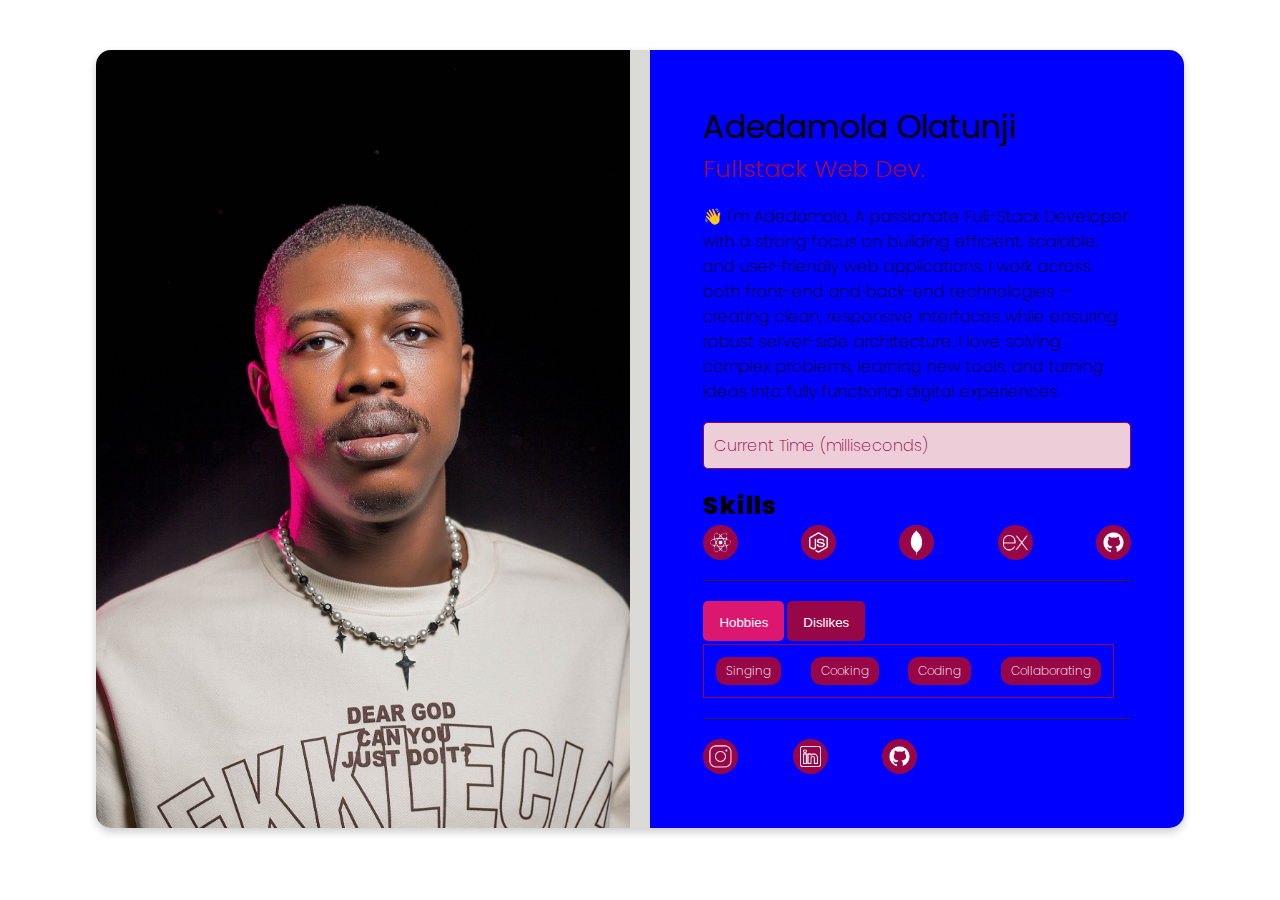
<file: index.html>
<!DOCTYPE html>
<html lang="en">
  <head>
    <meta charset="UTF-8" />
    <link rel="stylesheet" href="style.css" />
    <meta name="viewport" content="width=device-width, initial-scale=1.0" />
    <title>profile card</title>
  </head>
  <body>
    <!-- Main wrapper for centering the profile card -->
    <div class="div">
      <div class="container" data-testid="test-profile-card">
        <!-- Profile image section -->
        <div class="container-img">
          <img
            src="hero.jpg"
            alt="profile-image"
            data-testid="test-user-avatar"
          />
        </div>
        <!-- Main content area -->
        <main class="container-text">
          <!-- Header with name and title -->
          <header>
            <h1 class="poppins-regular" data-testid="test-user-name">
              Adedamola Olatunji
            </h1>
            <h2 data-testid="test-user-title" class="poppins-light">
              Fullstack Web Dev.
            </h2>
          </header>
          <br />
          <!-- Bio paragraph -->
          <p data-testid="test-user-bio" class="poppins-extralight">
            👋 I'm Adedamola, A passionate Full-Stack Developer with a strong
            focus on building efficient, scalable, and user-friendly web
            applications. I work across both front-end and back-end technologies
            — creating clean, responsive interfaces while ensuring robust
            server-side architecture. I love solving complex problems, learning
            new tools, and turning ideas into fully functional digital
            experiences.
          </p>
          <br />
          <!-- Current time display in milliseconds -->
          <div class="clock-div">
            <p class="poppins-extralight">Current Time (milliseconds)</p>
            <span
              class="clock poppins-extrabold"
              id="time_now"
              data-testid="test-user-time"
            ></span>
          </div>
          <br />
          <!-- Skills section -->
          <section class="skill-nav">
            <h3 class="poppins-extrabold">Skills</h3>
            <ul class="ul">
              <li class="poppins-extralight skill">
                <img src="icons/icons8-react-80.png" />
                <span>
                  <p>ReactJs</p>
                </span>
              </li>
              <li class="poppins-extralight skill">
                <img src="icons/icons8-node-js-64.png" />
                <p>NodeJs</p>
              </li>
              <li class="poppins-extralight skill">
                <img src="icons/icons8-mongodb-96.png" />
                <p>MongoDb</p>
              </li>
              <li class="poppins-extralight skill">
                <img src="icons/icons8-express-js-50.png" />
                <p>ExpressJs</p>
              </li>
              <li class="poppins-extralight skill">
                <img src="icons/icons8-github-logo-60.png" />
                <p>Git/Github</p>
              </li>
            </ul>
          </section>
          <hr />
          <!-- Hobbies and dislikes tabbed section -->
          <section class="hobbies-dislikes-nav">
            <!-- Tab links -->
            <div class="tab">
              <button
                class="tablinks"
                id="defaultOpen"
                onclick="openCity(event, 'Hobbies')"
              >
                Hobbies
              </button>
              <button class="tablinks" onclick="openCity(event, 'Dislikes')">
                Dislikes
              </button>
            </div>

            <!-- Tab content -->
            <div id="Hobbies" class="tabcontent">
              <ul class="ul" data-testid="test-user-hobbies">
                <li class="poppins-extralight hobbies">
                  <p>Singing</p>
                </li>
                <li class="poppins-extralight hobbies">
                  <p>Cooking</p>
                </li>
                <li class="poppins-extralight hobbies">
                  <p>Coding</p>
                </li>
                <li class="poppins-extralight hobbies">
                  <p>Collaborating</p>
                </li>
              </ul>
            </div>

            <div id="Dislikes" class="tabcontent">
              <ul class="ul" data-testid="test-user-dislikes">
                <li class="poppins-extralight dislikes">
                  <p>Mosquitoes</p>
                </li>
                <li class="poppins-extralight dislikes">
                  <p>Coding bugs</p>
                </li>
                <li class="poppins-extralight dislikes">
                  <p>Missed deadlines</p>
                </li>
              </ul>
            </div>
          </section>
          <hr />
          <!-- Footer with social links -->
          <footer>
            <ul class="ul social-ul" data-testid="test-user-social-links">
              <li
                class="poppins-extralight socials"
                data-testid="test-user-social-instagram"
              >
                <div>
                  <a
                    href="https://www.instagram.com/_damoblinkz?igsh=Mm84M2ZrZTd6Zmho"
                    target="_blank"
                    rel="noopener noreferrer"
                  >
                    <img
                      src="icons/icons8-instagram-logo-50.png"
                      alt="instagram-img"
                    />
                  </a>
                </div>
              </li>
              <li
                class="poppins-extralight socials"
                data-testid="test-user-social-linkedin"
              >
                <a
                  href="https://www.linkedin.com/in/adedamola-olatunji-19191b213"
                  target="_blank"
                  rel="noopener noreferrer"
                >
                  <img src="icons/icons8-linkedin-50.png" alt="linked-img" />
                </a>
              </li>
              <li
                class="poppins-extralight socials"
                data-testid="test-user-social-github"
              >
                <a
                  href="https://github.com/damoblinkz2"
                  target="_blank"
                  rel="noopener noreferrer"
                >
                  <img src="icons/icons8-github-logo-60.png" alt="gitbub-img" />
                </a>
              </li>
            </ul>
          </footer>
        </main>
      </div>
    </div>
    <!-- Link to JavaScript file -->
    <script src="script.js"></script>
  </body>
</html>
</file>
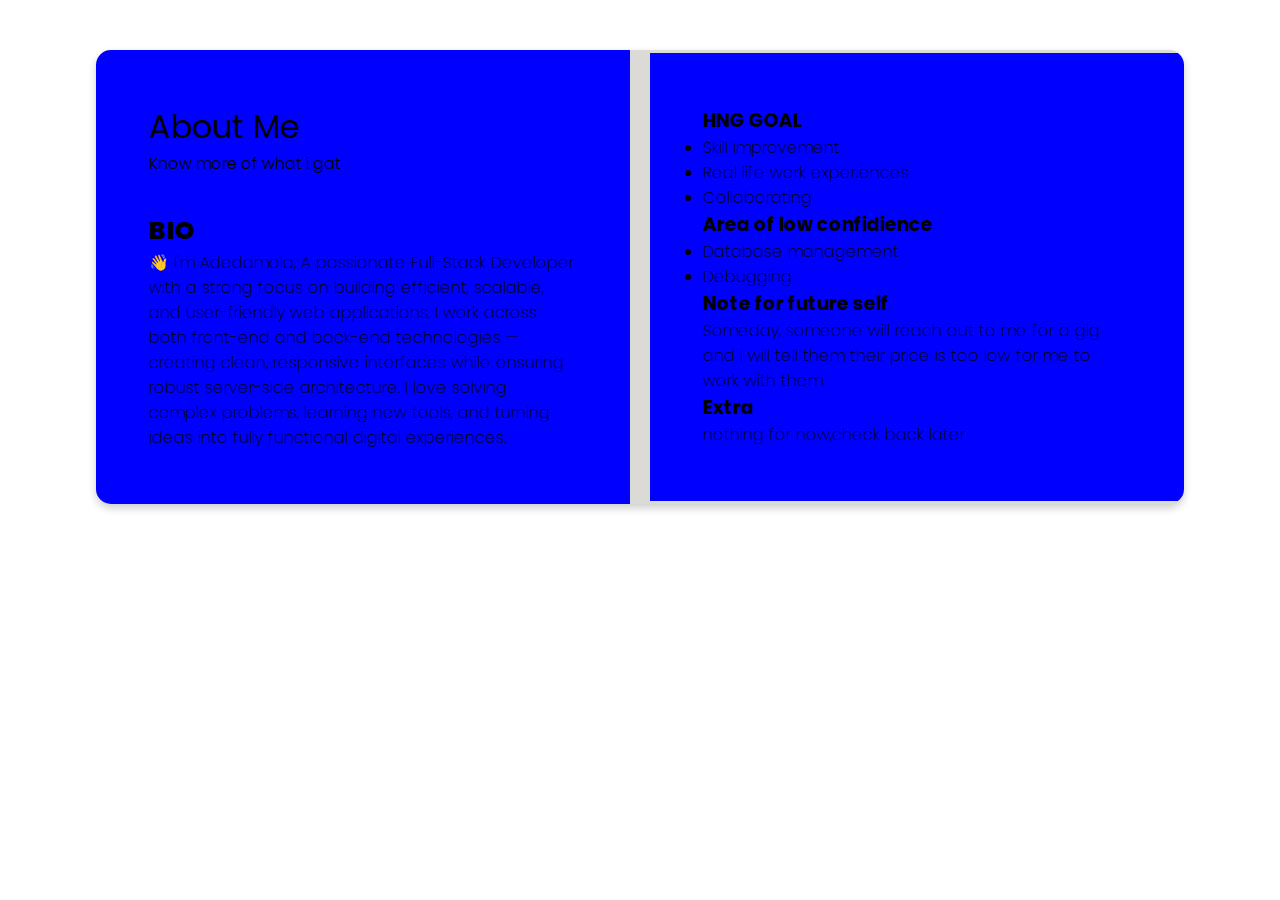
<file: about.html>
<!DOCTYPE html>
<html lang="en">
  <head>
    <meta charset="UTF-8" />
    <link rel="stylesheet" href="style.css" />
    <meta name="viewport" content="width=device-width, initial-scale=1.0" />
    <title>About</title>
  </head>
  <body>
    <!-- Main wrapper for centering the profile card -->
    <div class="div">
      <div class="container">
        <!-- Main content area -->
        <main class="container-text">
          <!-- Header with name and title -->
          <header>
            <h1 class="poppins-regular">About Me</h1>
            <h4 class="poppins-light">Know more of what i gat</h4>
          </header>
          <br /><br />
          <!-- Bio paragraph -->
          <h3 class="poppins-extrabold">BIO</h3>
          <p class="poppins-extralight bio" data-testid="test-about-bio">
            👋 I'm Adedamola, A passionate Full-Stack Developer with a strong
            focus on building efficient, scalable, and user-friendly web
            applications. I work across both front-end and back-end technologies
            — creating clean, responsive interfaces while ensuring robust
            server-side architecture. I love solving complex problems, learning
            new tools, and turning ideas into fully functional digital
            experiences.
          </p>
        </main>

        <main class="container-text about poppins-extralight">
          <!-- Goal section -->
          <section class="goals" data-testid="test-about-goals">
            <h3>HNG GOAL</h3>
            <ul class="goal-ul">
              <li class="li">Skill improvement</li>
              <li class="li">Real life work experiences</li>
              <li class="li">Collaborating</li>
            </ul>
          </section>
          <section class="confidience" data-testid="test-about-confidience">
            <h3>Area of low confidience</h3>
            <ul class="confidience">
              <li class="li">Database management</li>
              <li class="li">Debugging</li>
            </ul>
          </section>
          <section class="note" data-testid="test-about-future-note">
            <h3>Note for future self</h3>
            <p>
              Someday, someone will reach out to me for a gig and i will tell
              them their price is too low for me to work with them
            </p>
          </section>
          <section class="extra" data-testid="test-about-extra">
            <h3>Extra</h3>
            <p>nothing for now,check back later</p>
          </section>
          <!-- ///////////////////////////////////// -->
          <!-- <section>
            <form class="form">
              <h2 class="poppins-regular">Contact</h2>
              <div class="input-div">
                <label for="" class="poppins-light input-label">Full name</label
                ><input
                  type="text"
                  data-testid="test-contact-name"
                  name=""
                  placeholder="full name"
                  class="input"
                  id="full_class"
                />
              </div>
              <div class="input-div">
                <label for="" class="poppins-light input-label">Email*</label
                ><input
                  type="email"
                  data-testid="test-contact-email"
                  name=""
                  required
                  placeholder="example@email.com"
                  class="input"
                  id="email"
                />
              </div>
              <div class="input-div">
                <label for="" class="poppins-light input-label">Subject</label
                ><input
                  type="text"
                  data-testid="test-contact-subject"
                  name=""
                  placeholder="Subject"
                  class="input"
                  id="subject"
                />
              </div>
              <div class="input-div">
                <label for="" class="poppins-light input-label"
                  >Write a message</label
                ><textarea
                  name=""
                  data-testid="test-contact-message"
                  placeholder="tell us what you have in mind"
                  class="input"
                  id="textarea"
                ></textarea>
              </div>
              <div class="input-div">
                <button class="submit-btn" data-testid="test-contact-submit">
                  Submit
                </button>
              </div>
            </form>
          </section> -->
        </main>
      </div>
    </div>
    <!-- Link to JavaScript file -->
    <script src="script.js"></script>
  </body>
</html>
</file>
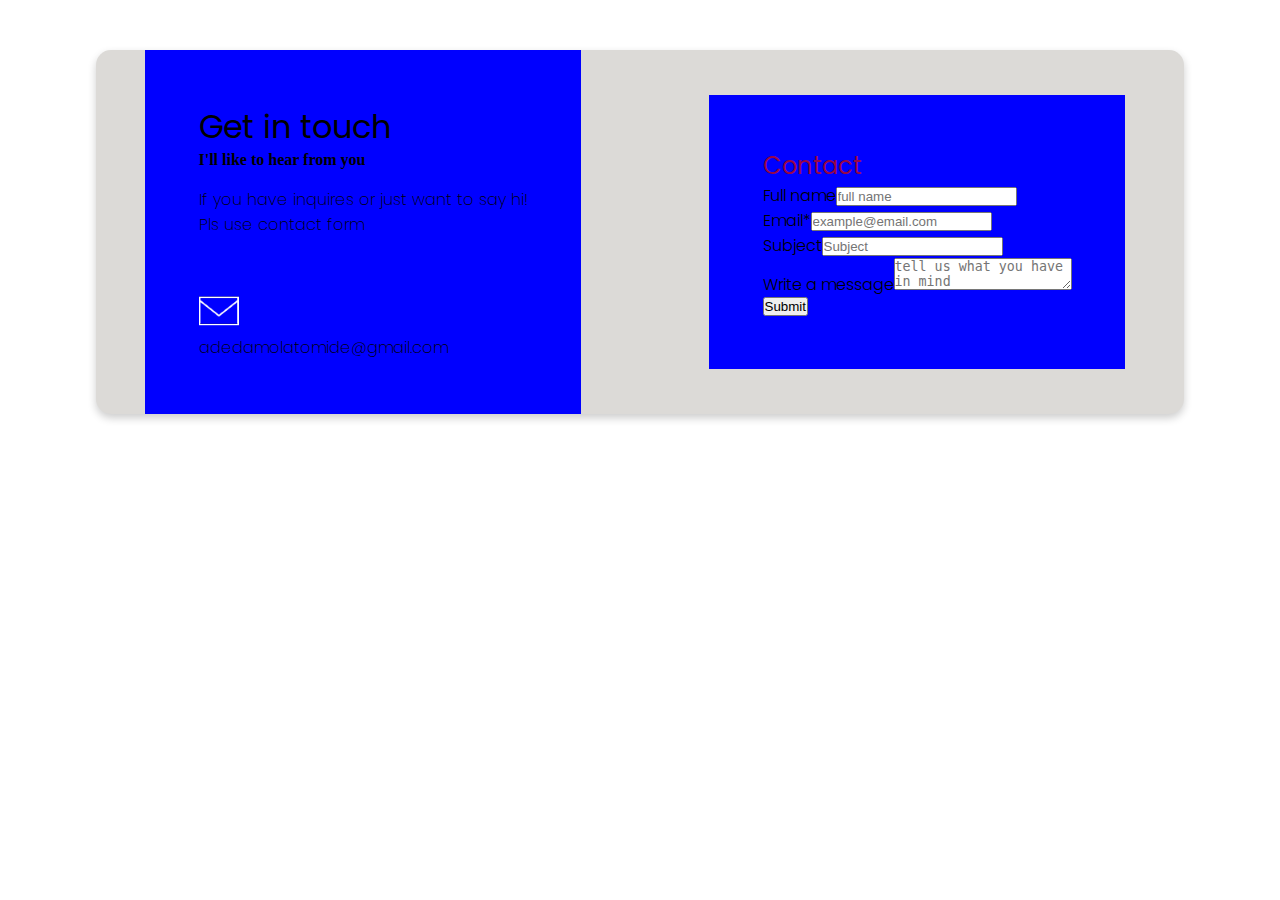
<file: contact.html>
<!DOCTYPE html>
<html lang="en">
  <head>
    <meta charset="UTF-8" />
    <link rel="stylesheet" href="style.css" />
    <meta name="viewport" content="width=device-width, initial-scale=1.0" />
    <title>contact me</title>
  </head>
  <body>
    <!-- Main wrapper for centering the profile card -->
    <div class="div">
      <div class="container" data-testid="test-profile-card">
        <!-- Main content area -->
        <main class="container-text">
          <!-- Header with name and title -->
          <header>
            <h1 class="poppins-regular">Get in touch</h1>
            <h4>I'll like to hear from you</h4>
          </header>
          <br />
          <!-- Bio paragraph -->
          <p class="poppins-extralight bio">
            If you have inquires or just want to say hi! <br />
            Pls use contact form
          </p>
          <br /><br /><br />

          <div class="email-div">
            <div class="email-icon">
              <img src="icons/icons8-email-50.png" alt="instagram-img" />
            </div>
            <p class="poppins-extralight">adedamolatomide@gmail.com</p>
          </div>
        </main>
        <!-- Main content area -->
        <main class="container-text">
          <!-- Skills section -->
          <section>
            <form class="form">
              <h2 class="poppins-regular">Contact</h2>
              <div class="input-div">
                <label for="" class="poppins-light input-label">Full name</label
                ><input
                  type="text"
                  data-testid="test-contact-name"
                  name=""
                  placeholder="full name"
                  class="input"
                  id="full_class"
                />
              </div>
              <div class="input-div">
                <label for="" class="poppins-light input-label">Email*</label
                ><input
                  type="email"
                  data-testid="test-contact-email"
                  name=""
                  required
                  placeholder="example@email.com"
                  class="input"
                  id="email"
                />
              </div>
              <div class="input-div">
                <label for="" class="poppins-light input-label">Subject</label
                ><input
                  type="text"
                  data-testid="test-contact-subject"
                  name=""
                  placeholder="Subject"
                  class="input"
                  id="subject"
                />
              </div>
              <div class="input-div">
                <label for="" class="poppins-light input-label"
                  >Write a message</label
                ><textarea
                  name=""
                  data-testid="test-contact-message"
                  placeholder="tell us what you have in mind"
                  class="input"
                  id="textarea"
                ></textarea>
              </div>
              <div class="input-div">
                <button class="submit-btn" data-testid="test-contact-submit">
                  Submit
                </button>
              </div>
            </form>
          </section>
        </main>
      </div>
    </div>
    <!-- Link to JavaScript file -->
    <script src="script.js"></script>
  </body>
</html>
</file>
<file: style.css>
/* Import Google Fonts for Poppins */
@import url("https://fonts.googleapis.com/css2?family=Poppins:ital,wght@0,100;0,200;0,300;0,400;0,500;0,600;0,700;0,800;0,900;1,100;1,200;1,300;1,400;1,500;1,600;1,700;1,800;1,900&display=swap");

/* General styles */
* {
  margin: 0%;
  padding: 0;
}

/* Main wrapper for centering the container */
.div {
  display: flex;
  justify-content: center;
  align-items: center;
}

/* Horizontal rule styling */
hr {
  border: none;
  height: 1px;
  background-color: #3b1b29;
  margin: 20px 0;
}

/* Main container for the profile card */
.container {
  background-color: #dcdad7;
  border-radius: 15px;
  overflow: hidden;
  box-shadow: 0 4px 8px rgba(0, 0, 0, 0.2);
  box-shadow: inset;
  width: 85%;
  display: grid;
  grid-template-columns: 1fr;
  place-items: center;
  margin: 50px 0;
  gap: 20px;
}

/* Responsive design for larger screens */
@media (min-width: 768px) {
  .container {
    grid-template-columns: 1fr 1fr;
  }
}
/* @media (max-width: 768px) {
  .container .container-text {
    padding: 10px;
  }
  .container .container-text header {
    width: 100%;
    padding: 0 5%;
  }
  .container .container-text header h1 {
    font-size: 25px;
  }
  .container .container-text header h2 {
    font-size: 20px;
  }
  .container .container-text .bio {
    width: 100%;
    padding: 0 5%;
  }
  .container .container-text section {
    width: 100%;
    padding: 0 5%;
  }
} */

/* Image container styling */
.container .container-img {
  width: 100%;
  height: 100%;
  border-radius: 15px;
}

/* Image styling within container */
.container .container-img img {
  width: 100%;
  height: 100%;
  overflow: hidden;
  object-fit: cover;
}

/* Text container padding */
.container .container-text {
  padding: 10%;
  background: blue;
}

/* Tab navigation styles */
.container .container-text .tab {
  overflow: hidden;
  height: 40px;
  display: flex;
  gap: 3px;
}

/* Tab button styles */
.container .container-text .tab button {
  background-color: #970747;
  border-radius: 5px;
  float: left;
  border: none;
  outline: none;
  cursor: pointer;
  padding: 14px 16px;
  transition: 0.3s;
  color: #fff;
}

/* Tab button hover effect */
.container .container-text .tab button:hover {
  background-color: #4a2133;
}

/* Active tab button style */
.container .container-text .tab button.active {
  background-color: #dc1770;
}

/* Tab content styling */
.container .container-text .tabcontent {
  display: none;
  padding: 12px;
  width: 90%;
  border: 1px solid #970747;
  margin-top: 3px;
  animation: fadeEffect 1s; /* Fading effect takes 1 second */
}

/* Animation for tab content fade in */
@keyframes fadeEffect {
  from {
    opacity: 0;
  }
  to {
    opacity: 1;
  }
}

/* Heading color */
.container .container-text h2 {
  color: #970747;
}

/* Clock display styling */
.container .container-text .clock-div {
  border: 1px solid #970747;
  background-color: #eccdd8;
  border-radius: 5px;
  padding: 10px;
  color: #970747;
}

/* List styling for skills and socials */
.container .container-text .ul {
  list-style: none;
  display: flex;
  justify-content: space-between;
}

/* Skill and social icon styles */
.container .container-text .ul .skill,
.container .container-text .ul .socials {
  background-color: #970747;
  transition: all 0.6s ease-out;
  border-radius: 50%;
  height: 25px;
  width: auto;
  max-width: 25px;
  padding: 5px;
  display: flex;
  justify-content: space-between;
  color: #fff;
  overflow: hidden;
}

/* Hobbies and dislikes list styling */
.hobbies-dislikes-nav .ul {
  display: flex;
  gap: 10px;
}

/* Hobbies and dislikes item styles */
.container .container-text .ul .dislikes,
.container .container-text .ul .hobbies {
  background-color: #970747;
  color: #fff;
  padding: 5px 10px;
  max-width: 150px;
  border-radius: 10px;
}

/* Font size for hobbies and dislikes text */
.container .container-text .ul .dislikes p,
.container .container-text .ul .hobbies p {
  font-size: 12px;
}

/* Social links width */
.container .container-text .social-ul {
  width: 50%;
}

/* Social icon hover effect */
.container .container-text .ul .socials:hover {
  background-color: #4a2133;
}

/* Social icon active effect */
.container .container-text .ul .socials:active {
  background-color: #dc1770;
}

/* Social icon image sizing */
.container .container-text .ul .socials a img {
  width: 100%;
}

/* Skill icon hover expansion */
.container .container-text .ul .skill:hover {
  max-width: 130px;
  border-radius: 15px;
}

/* Skill text styling and animation */
.container .container-text .ul .skill p {
  font-size: 12px;
  padding: 10px;
  transform: translateY(-10px);
  width: 0;
  transition: all 0 ease-out;
}

/* Skill text on hover */
.container .container-text .ul .skill:hover p {
  width: auto;
  opacity: 1;
  transform: translateY(0);
  visibility: visible;
}

/* Poppins font classes */
.poppins-extralight {
  font-family: "Poppins", sans-serif;
  font-weight: 200;
  font-style: normal;
}

.poppins-light {
  font-family: "Poppins", sans-serif;
  font-weight: 300;
  font-style: normal;
}

.poppins-regular {
  font-family: "Poppins", sans-serif;
  font-weight: 400;
  font-style: normal;
}

.poppins-extrabold {
  font-family: "Poppins", sans-serif;
  font-weight: 800;
  font-style: normal;
  font-size: 25px;
  letter-spacing: 1px;
}
</file>
